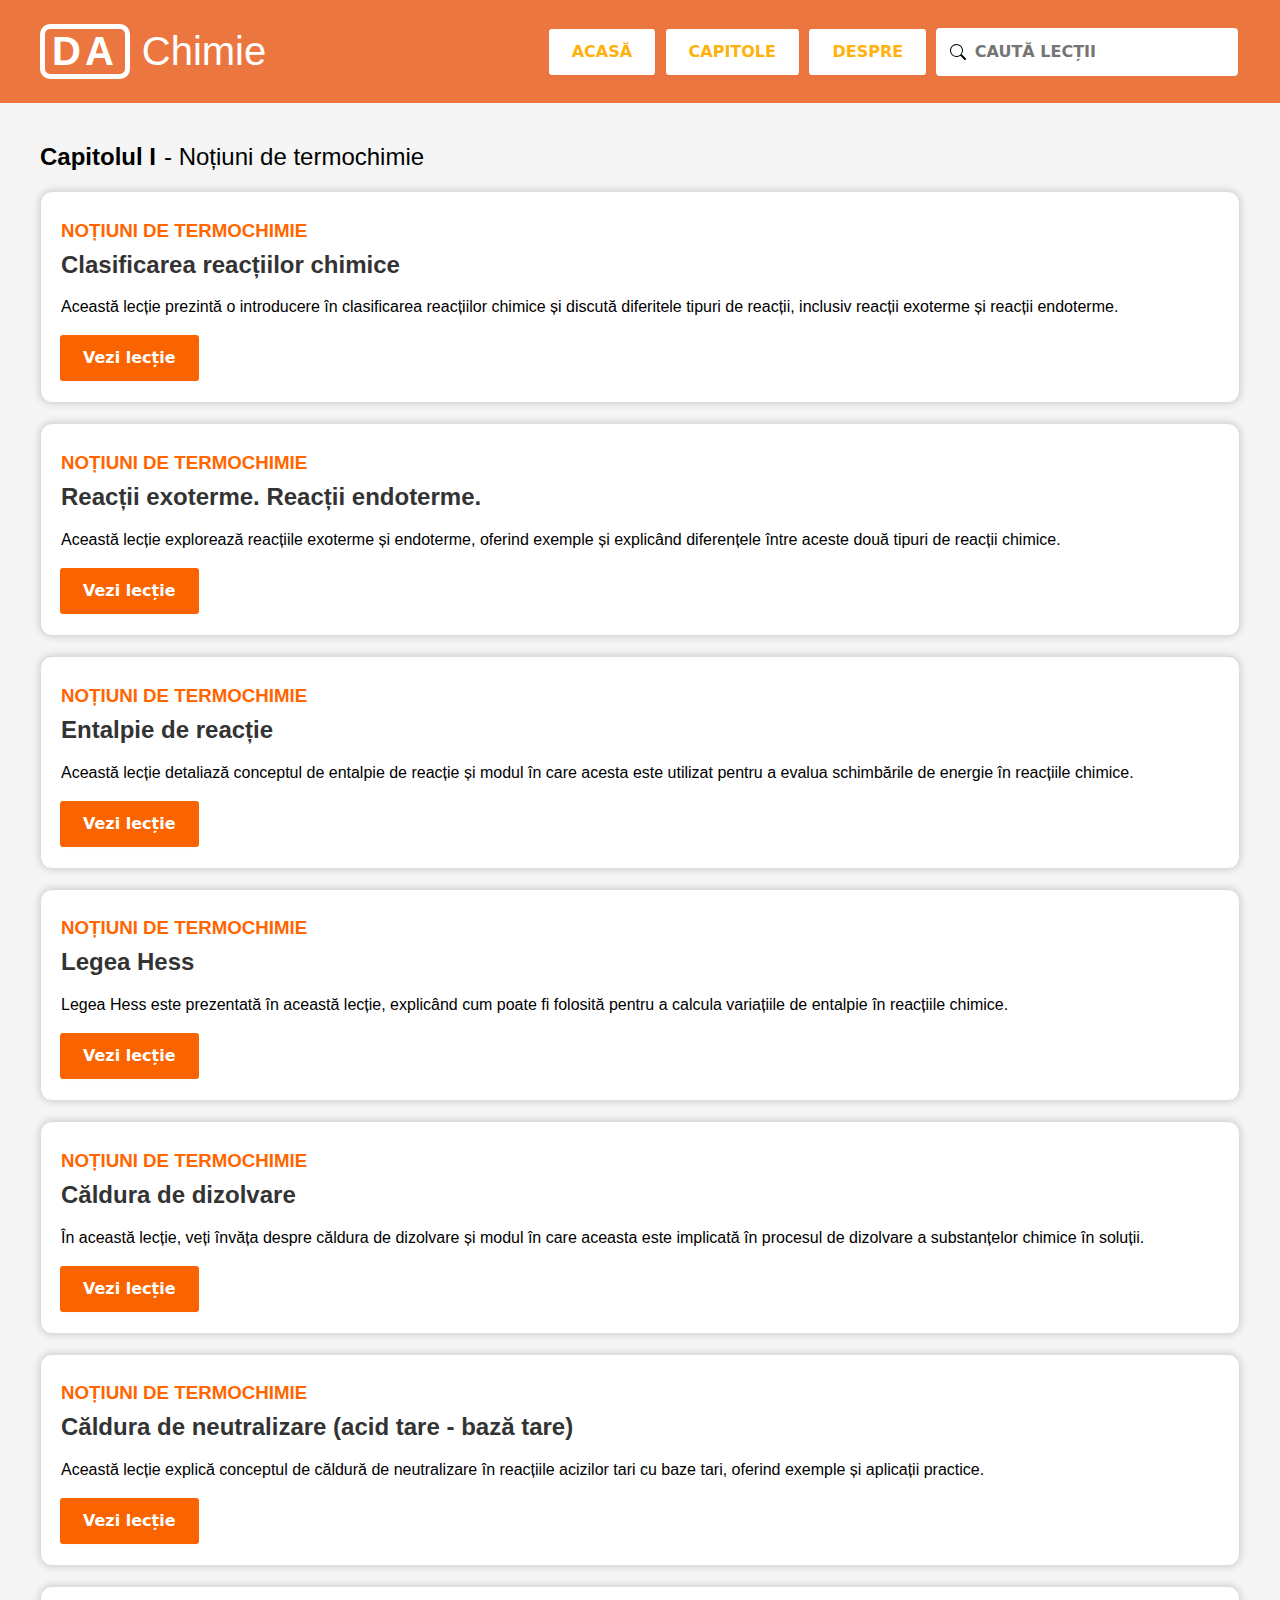
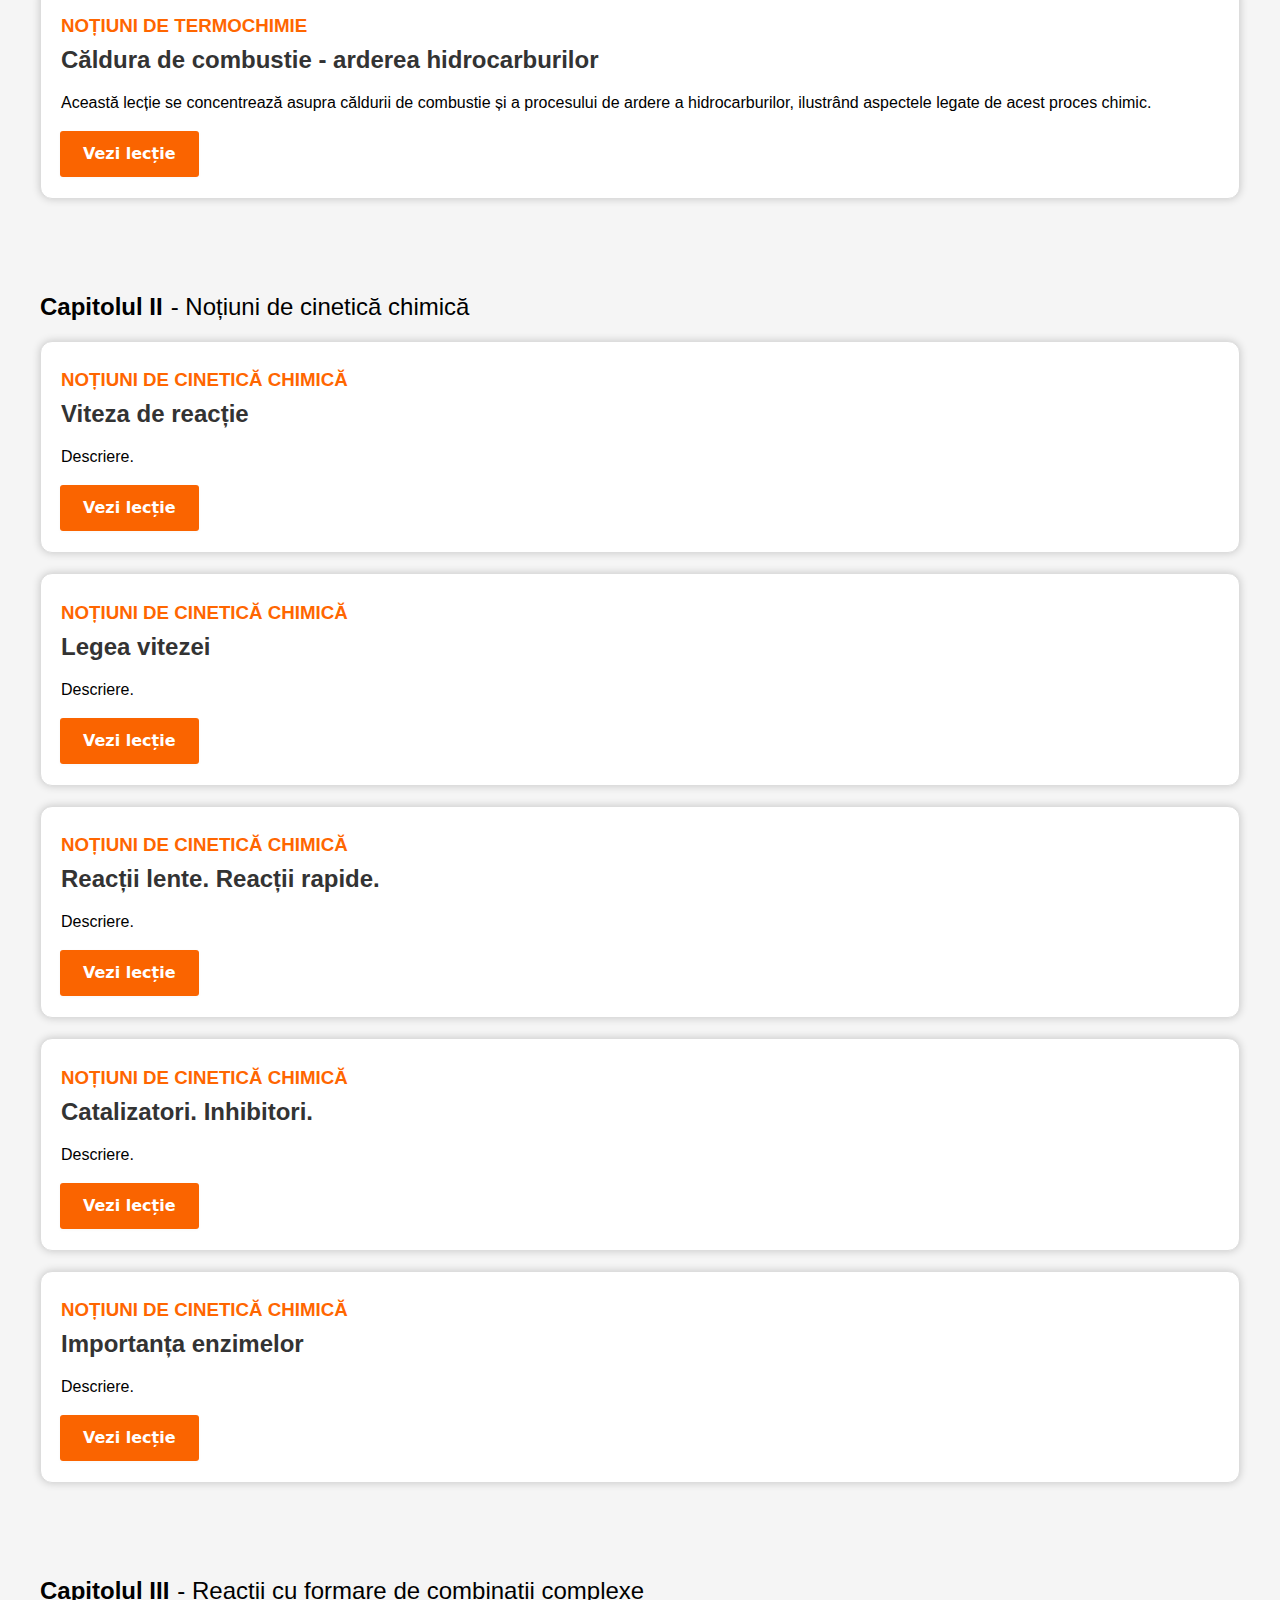
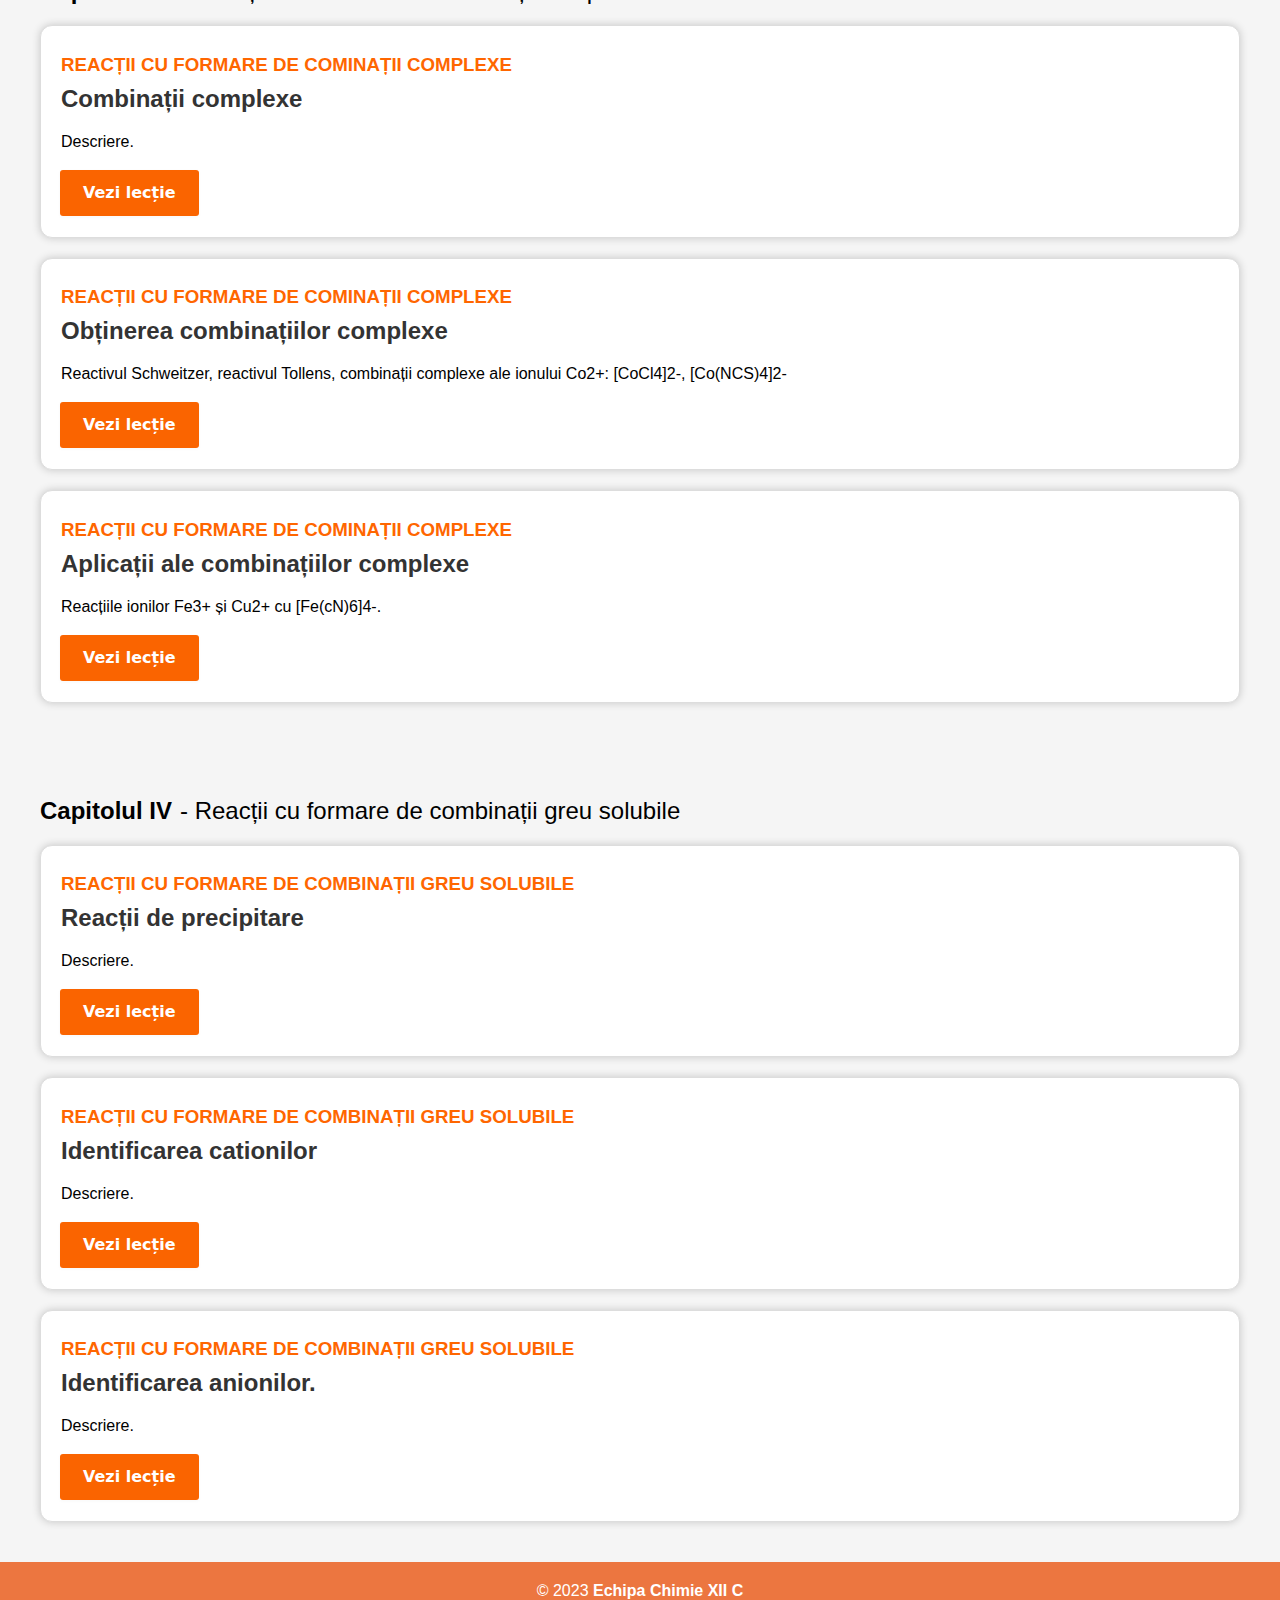
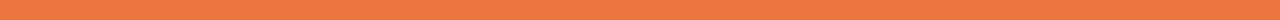
<file: lectii.html>
<!DOCTYPE html>
<html lang="ro">
<head>
    <meta charset="UTF-8">
    <meta name="viewport" content="width=device-width, initial-scale=1.0">
    <title>DA Chimie! - Lecții</title>
    <link rel="stylesheet" type="text/css" href="style.css">

    <script>
        function filterLessons() {
            var searchInput = document.getElementById("searchBar").value.toLowerCase().normalize("NFD").replace(/[\u0300-\u036f]/g, "");
            var lessonDivs = document.querySelectorAll(".lesson");
            
            lessonDivs.forEach(function(lesson) {
                var description = lesson.querySelector("p").textContent.toLowerCase().normalize("NFD").replace(/[\u0300-\u036f]/g, "");
                var h2 = lesson.querySelector("h2").textContent.toLowerCase().normalize("NFD").replace(/[\u0300-\u036f]/g, "");

                if (description.includes(searchInput) || h2.includes(searchInput)) {
                    lesson.style.display = "block";
                } else {
                    lesson.style.display = "none";
                }
            });
        }
    </script>
</head>

<body>
    <header>
        <div class="header-container">
            <h1 style="display: flex; align-items: baseline;">
                <a href="index.html">
                    <div class="tag">DA</div> Chimie
                    <div class="exclamation">!</div>
                </a>
            </h1>

            <nav>
                <a class="button-5 btn-chapter" href="index.html" role="button">Acasă</a>
                <a class="button-5 btn-chapter" href="capitole.html" role="button">Capitole</a>
                <a class="button-5 btn-chapter" html="despre.html" role="button">Despre</a>

                <input type="text" class="input-5 btn-chapter" id="searchBar" placeholder="Caută lecții" oninput="filterLessons()">
            </nav>
        </div>
    </header>
    <div class="container">
        <h2 id="capitol-1">Capitolul I <div class="slim">- Noțiuni de termochimie</div></h2>
        <div class="lesson">
            <h3>Noțiuni de termochimie</h3>
            <h2>Clasificarea reacțiilor chimice</h2>
            <p>Această lecție prezintă o introducere în clasificarea reacțiilor chimice și discută diferitele tipuri de reacții, inclusiv reacții exoterme și reacții endoterme.</p>
            <a class="button-5" href="lectii/lectie-clasificarea-reactiilor-chimice.html" role="button">Vezi lecție</a>
        </div>
        <div class="lesson">
            <h3>Noțiuni de termochimie</h3>
            <h2>Reacții exoterme. Reacții endoterme.</h2>
            <p>Această lecție explorează reacțiile exoterme și endoterme, oferind exemple și explicând diferențele între aceste două tipuri de reacții chimice.</p>
            
            <button class="button-5" role="button">Vezi lecție</button>
        </div>
        <div class="lesson">
            <h3>Noțiuni de termochimie</h3>
            <h2>Entalpie de reacție</h2>
            <p>Această lecție detaliază conceptul de entalpie de reacție și modul în care acesta este utilizat pentru a evalua schimbările de energie în reacțiile chimice.</p>
            
            <button class="button-5" role="button">Vezi lecție</button>
        </div>
        <div class="lesson">
            <h3>Noțiuni de termochimie</h3>
            <h2>Legea Hess</h2>
            <p>Legea Hess este prezentată în această lecție, explicând cum poate fi folosită pentru a calcula variațiile de entalpie în reacțiile chimice.</p>
            
            <button class="button-5" role="button">Vezi lecție</button>
        </div>
        <div class="lesson">
            <h3>Noțiuni de termochimie</h3>
            <h2>Căldura de dizolvare</h2>
            <p>În această lecție, veți învăța despre căldura de dizolvare și modul în care aceasta este implicată în procesul de dizolvare a substanțelor chimice în soluții.</p>
            
            <button class="button-5" role="button">Vezi lecție</button>
        </div>
        <div class="lesson">
            <h3>Noțiuni de termochimie</h3>
            <h2>Căldura de neutralizare (acid tare - bază tare)</h2>
            <p>Această lecție explică conceptul de căldură de neutralizare în reacțiile acizilor tari cu baze tari, oferind exemple și aplicații practice.</p>
            
            <button class="button-5" role="button">Vezi lecție</button>
        </div>
        <div class="lesson">
            <h3>Noțiuni de termochimie</h3>
            <h2>Căldura de combustie - arderea hidrocarburilor</h2>
            <p>Această lecție se concentrează asupra căldurii de combustie și a procesului de ardere a hidrocarburilor, ilustrând aspectele legate de acest proces chimic.</p>
            
            <button class="button-5" role="button">Vezi lecție</button>
        </div>

        <br><br><br>
        <h2 id="capitol-2">Capitolul II <div class="slim">- Noțiuni de cinetică chimică</div></h2>
        <div class="lesson">
            <h3>Noțiuni de cinetică chimică</h3>
            <h2>Viteza de reacție</h2>
            <p>Descriere.</p>
            <a class="button-5" href="lectii/lectie-viteza_de_reactie.html" role="button">Vezi lecție</a>
        </div>
        <div class="lesson">
            <h3>Noțiuni de cinetică chimică</h3>
            <h2>Legea vitezei</h2>
            <p>Descriere.</p>
            <a class="button-5" href="lectii/lectie-legea_vitezei_de_reactie.html" role="button">Vezi lecție</a>
        </div>
        <div class="lesson">
            <h3>Noțiuni de cinetică chimică</h3>
            <h2>Reacții lente. Reacții rapide.</h2>
            <p>Descriere.</p>
            
            <button class="button-5" role="button">Vezi lecție</button>
        </div>
        <div class="lesson">
            <h3>Noțiuni de cinetică chimică</h3>
            <h2>Catalizatori. Inhibitori.</h2>
            <p>Descriere.</p>
            
            <button class="button-5" role="button">Vezi lecție</button>
        </div>
        <div class="lesson">
            <h3>Noțiuni de cinetică chimică</h3>
            <h2>Importanța enzimelor</h2>
            <p>Descriere.</p>
            
            <button class="button-5" role="button">Vezi lecție</button>
        </div>

        <br><br><br>
        <h2 id="capitol-3">Capitolul III <div class="slim">- Reacții cu formare de combinații complexe</div></h2>
        <div class="lesson">
            <h3>Reacții cu formare de cominații complexe</h3>
            <h2>Combinații complexe</h2>
            <p>Descriere.</p>
            
            <button class="button-5" role="button">Vezi lecție</button>
        </div>
        <div class="lesson">
            <h3>Reacții cu formare de cominații complexe</h3>
            <h2>Obținerea combinațiilor complexe</h2>
            <p>Reactivul Schweitzer, reactivul Tollens, combinații complexe ale ionului Co2+: [CoCl4]2-,  [Co(NCS)4]2-</p>
            
            <button class="button-5" role="button">Vezi lecție</button>
        </div>
        <div class="lesson">
            <h3>Reacții cu formare de cominații complexe</h3>
            <h2>Aplicații ale combinațiilor complexe</h2>
            <p>Reacțiile ionilor Fe3+ și Cu2+ cu [Fe(cN)6]4-.</p>
            
            <button class="button-5" role="button">Vezi lecție</button>
        </div>

        <br><br><br>
        <h2 id="capitol-4">Capitolul IV <div class="slim">- Reacții cu formare de combinații greu solubile</div></h2>
        <div class="lesson">
            <h3>Reacții cu formare de combinații greu solubile</h3>
            <h2>Reacții de precipitare</h2>
            <p>Descriere.</p>
            
            <button class="button-5" role="button">Vezi lecție</button>
        </div>
        <div class="lesson">
            <h3>Reacții cu formare de combinații greu solubile</h3>
            <h2>Identificarea cationilor</h2>
            <p>Descriere.</p>
            
            <button class="button-5" role="button">Vezi lecție</button>
        </div>
        <div class="lesson">
            <h3>Reacții cu formare de combinații greu solubile</h3>
            <h2>Identificarea anionilor.</h2>
            <p>Descriere.</p>
            
            <button class="button-5" role="button">Vezi lecție</button>
        </div>
    </div>
    <footer>
        &copy; 2023 <b>Echipa Chimie XII C</b>
    </footer>
</body>
</html>
</file>
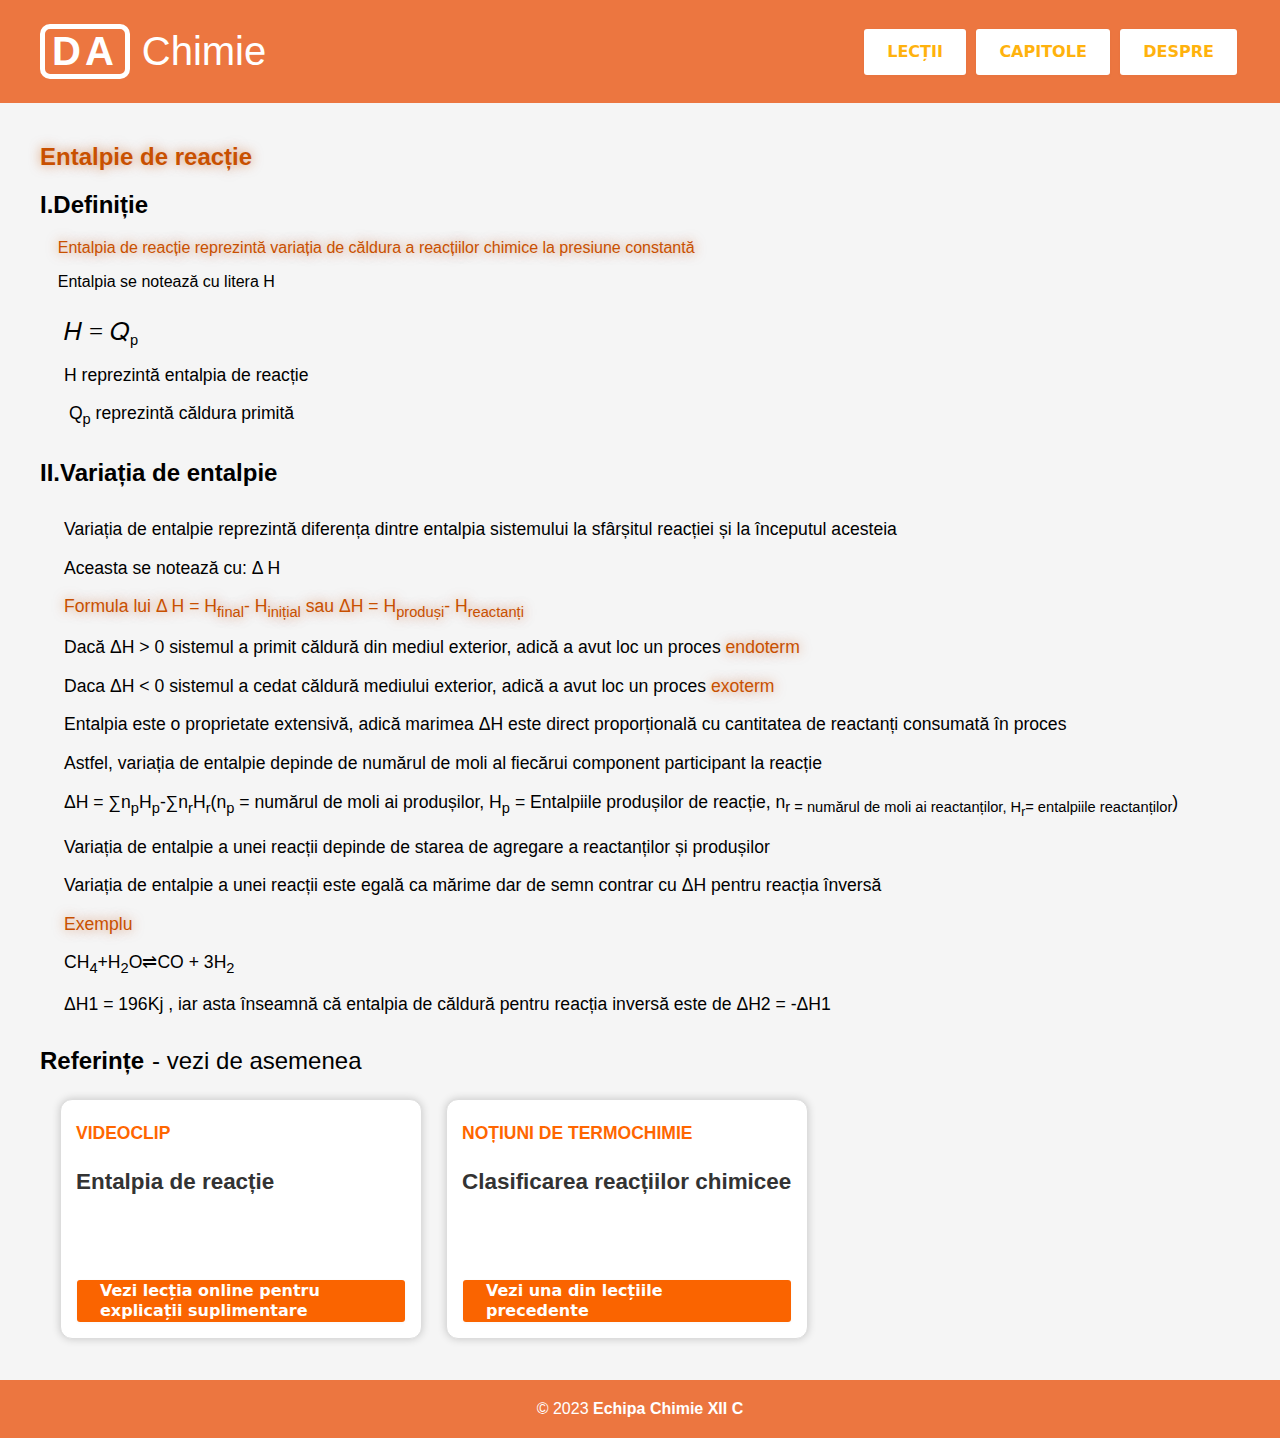
<file: lectii/Entalpie de reactie.html>
﻿<!DOCTYPE html>
<html lang="ro">
<head>
    <meta charset="UTF-8">
    <meta name="viewport" content="width=device-width, initial-scale=1.0">
    <title>DA Chimie! - Platformă de învățare</title>
    <link rel="stylesheet" type="text/css" href="../style.css">
</head>
<body>
    <header>
        <div class="header-container">
            <h1 style="display: flex; align-items: baseline;">
                <a href="index.html">
                    <div class="tag">DA</div> Chimie
                    <div class="exclamation">!</div>
                </a>
            </h1>

            <nav>
                <a class="button-5 btn-chapter" href="../lectii.html" role="button">Lecții</a>
                <a class="button-5 btn-chapter" href="../capitole.html" role="button">Capitole</a>
                <a class="button-5 btn-chapter" href="../despre.html" role="button">Despre</a>
            </nav>
        </div>
    </header>
    <div class="container">
        <h2><span class=" important"> Entalpie de reacție</span></h2>
        <h2>I.Definiție <div class="slim"></div></h2>
        <p>
            <span class="important">&nbsp &nbsp Entalpia de reacție reprezintă variația de căldura a reacțiilor chimice la presiune constantă</span>
        <p> &nbsp &nbsp Entalpia se notează cu litera H</p>
        <div class="center">
            <math>
                <mstyle>
                    <mrow class="MJX-TeXAtom-ORD">
                        <mi>H</mi>
                        <mo>=</mo>
                        <mi>Q</mi>
                        <sub>p</sub>
                        <p>H reprezintă entalpia de reacție</p>
                        <p>&nbspQ<sub>p</sub> reprezintă căldura primită</p>
                    </mrow>
                </mstyle>
            </math>

        </div>
        <h2>II.Variația de entalpie <div class="slim"></div></h2>
        <div class="center">
            <p>Variația de entalpie reprezintă diferența dintre entalpia sistemului la sfârșitul reacției și la începutul acesteia</p>
            <p>Aceasta se notează cu: &Delta; H</p>
            <span class="important">Formula lui &Delta; H = H<sub>final</sub>- H<sub>inițial</sub> sau &Delta;H = H<sub>produși</sub>- H<sub>reactanți</sub></span>
            <p>Dacă &Delta;H > 0 sistemul a primit căldură din mediul exterior, adică a avut loc un proces <span class="important">endoterm</span></p>
            <p>Daca &Delta;H < 0 sistemul a cedat căldură mediului exterior, adică a avut loc un proces <span class="important">exoterm</span></p>
            <p>Entalpia este o proprietate extensivă, adică marimea &Delta;H este direct proporțională cu cantitatea de reactanți consumată în proces</p>
            <p>Astfel, variația de entalpie depinde de numărul de moli al fiecărui component participant la reacție</p>
            <p>&Delta;H = &sum;n<sub>p</sub>H<sub>p</sub>-&sum;n<sub>r</sub>H<sub>r</sub>(n<sub>p</sub> = numărul de moli ai produșilor, H<sub>p</sub> = Entalpiile produșilor de reacție, n<sub>r = numărul de moli ai reactanților, H<sub>r</sub>= entalpiile reactanților</sub>)</p>
            <p>Variația de entalpie a unei reacții depinde de starea de agregare a reactanților și produșilor</p>
            <p>Variația de entalpie a unei reacții este egală ca mărime dar de semn contrar cu &Delta;H pentru reacția înversă</p>
            <span class="important">Exemplu</span>
            <p>CH<sub>4</sub>+H<sub>2</sub>O<mo>⇌</mo>CO + 3H<sub>2</sub></p>
            <p>&Delta;H1 = 196Kj , iar asta înseamnă că entalpia de căldură pentru reacția inversă este de &Delta;H2 = -&Delta;H1</p>
        </div>

        <h2>Referințe <div class="slim">- vezi de asemenea</div></h2>

        <div id="references" class="center">
            <div class="lesson">
                <h3>Videoclip</h3>
                <h2>Entalpia de reacție</h2>

                <a class="button-5" href="https://www.youtube.com/watch?v=BFCV95efrc4&ab_channel=Lec%C8%9BiiVirtuale" role="button">Vezi lecția online pentru explicații suplimentare</a>
            </div>
            <div class="lesson">
                <h3>Noțiuni de termochimie</h3>
                <h2>Clasificarea reacțiilor chimicee</h2>

                <a class="button-5" href="lectie-clasificarea-reactiilor-chimice.html" role="button">Vezi una din lecțiile precedente</a>
            </div>
        </div>
        </p>
    </div>
    <footer>
        &copy; 2023 <b>Echipa Chimie XII C</b>
    </footer>
</body>
</html>
</file>
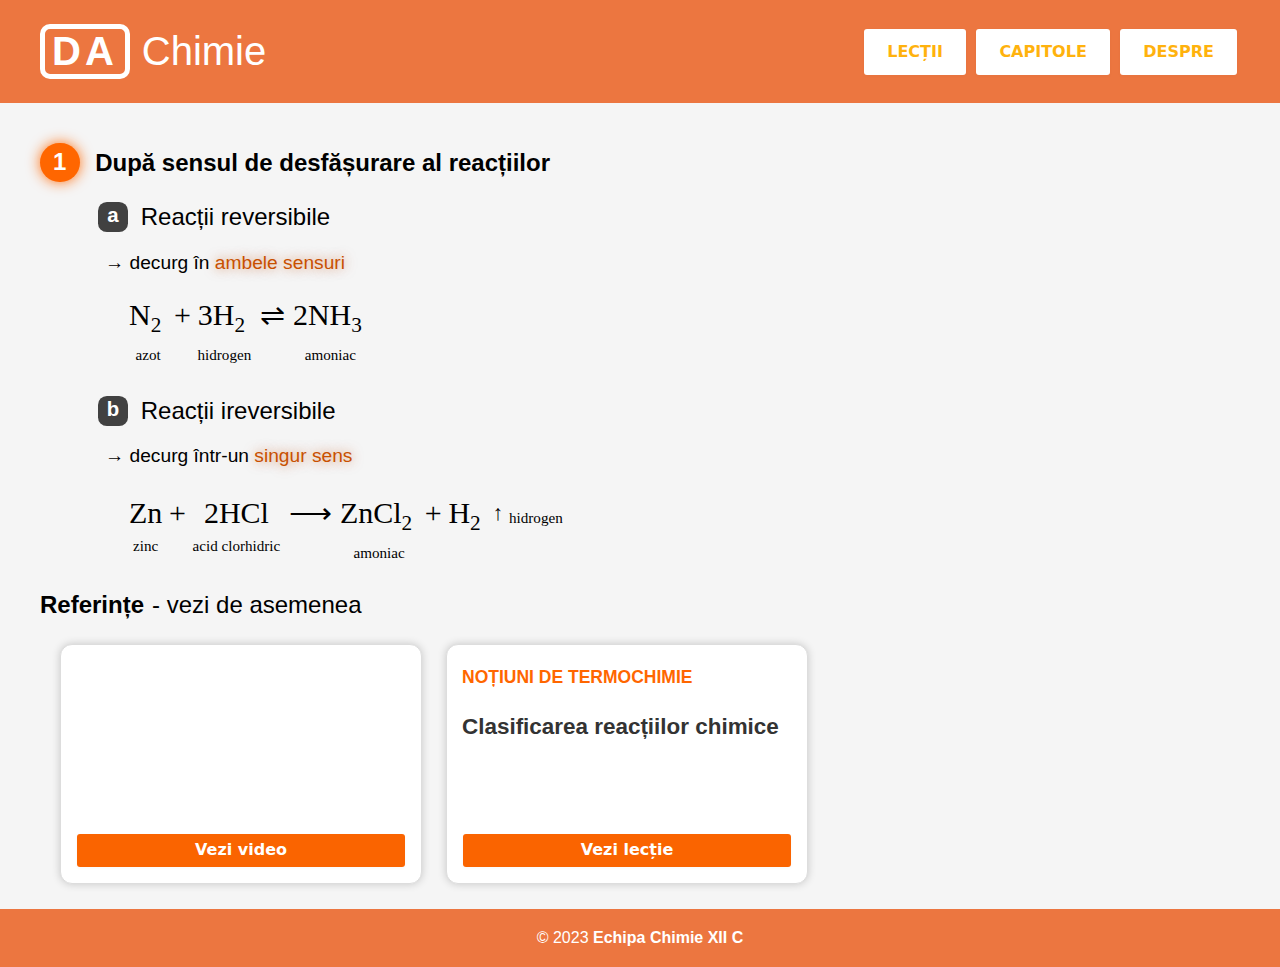
<file: lectii/lectie-clasificarea-reactiilor-chimice.html>
<!DOCTYPE html>
<html lang="ro">
<head>
    <meta charset="UTF-8">
    <meta name="viewport" content="width=device-width, initial-scale=1.0">
    <title>DA Chimie! - Platformă de învățare</title>
    <link rel="stylesheet" type="text/css" href="../style.css">
</head>
<body>
    <header>
        <div class="header-container">
            <h1 style="display: flex; align-items: baseline;">
                <a href="../index.html">
                    <div class="tag">DA</div> Chimie
                    <div class="exclamation">!</div>
                </a>
            </h1>

            <nav>
                <a class="button-5 btn-chapter" href="../lectii.html" role="button">Lecții</a>
                <a class="button-5 btn-chapter" href="../capitole.html" role="button">Capitole</a>
                <a class="button-5 btn-chapter" href="../despre.html" role="button">Despre</a>
            </nav>
        </div>
    </header>
    <div class="container">
        <h2><div class="number">1</div> După sensul de desfășurare al reacțiilor</h2>
        <h2><div class="point">a</div><div class="slim">Reacții reversibile</div></h2>
        
        <div class="body">
            <p>&rarr; decurg în <span class="important">ambele sensuri</span></p>

            <div class="center">
              <math xmlns="http://www.w3.org/1998/Math/MathML">
                <mstyle>
                  <mrow class="MJX-TeXAtom-ORD">
                    <munder>
                      <msub>
                        <mi mathvariant="normal">N</mi>
                        <mrow class="MJX-TeXAtom-ORD">
                          <mrow class="MJX-TeXAtom-ORD">
                            <mi mathvariant="normal">2</mi>
                          </mrow>
                        </mrow>
                      </msub>
                      <mpadded height="1.1em">
                        <mstyle>
                          <mtext mathvariant="italic" scriptlevel="2" voffset="1.5pt">azot</mtext>
                        </mstyle>
                      </mpadded>
                    </munder>
                    <mo>+</mo>
                    <munder>
                      <msub>
                        <mi mathvariant="normal">3H</mi>
                        <mrow class="MJX-TeXAtom-ORD">
                          <mrow class="MJX-TeXAtom-ORD">
                            <mi mathvariant="normal">2</mi>
                          </mrow>
                        </mrow>
                      </msub>
                      <mpadded height="1.1em">
                        <mstyle>
                          <mtext mathvariant="italic" scriptlevel="2" voffset="1.5pt">hidrogen</mtext>
                        </mstyle>
                      </mpadded>
                    </munder>
                    <mo>&Equilibrium;</mo>
                    <munder>
                      <msub>
                        <mi mathvariant="normal">2NH</mi>
                        <mrow class="MJX-TeXAtom-ORD">
                          <mrow class="MJX-TeXAtom-ORD">
                            <mi mathvariant="normal">3</mi>
                          </mrow>
                        </mrow>
                      </msub>
                      <mpadded height="1.1em">
                        <mstyle>
                          <mtext mathvariant="italic" scriptlevel="2" voffset="1.5pt">amoniac</mtext>
                        </mstyle>
                      </mpadded>
                    </munder>
                  </mrow>
                </mstyle>
              </math>
            </div>
          </div>
        
        <h2><div class="point">b</div><div class="slim">Reacții ireversibile</div></h2>
        <div class="body">
            <p>&rarr; decurg într-un <span class="important">singur sens</span></p>

            <div class="center">
              <math xmlns="http://www.w3.org/1998/Math/MathML">
                <mstyle>
                  <mrow class="MJX-TeXAtom-ORD">
                    <munder>
                      <msub>
                        <mi mathvariant="normal">Zn</mi>
                      </msub>
                      <mpadded height="1.1em">
                        <mstyle>
                          <mtext mathvariant="italic" scriptlevel="2" voffset="1.5pt">zinc</mtext>
                        </mstyle>
                      </mpadded>
                    </munder>
                    <mo>+</mo>
                    <munder>
                      <msub>
                        <mi mathvariant="normal">2HCl</mi>
                      </msub>
                      <mpadded height="1.1em">
                        <mstyle>
                          <mtext mathvariant="italic" scriptlevel="2" voffset="1.5pt">acid clorhidric</mtext>
                        </mstyle>
                      </mpadded>
                    </munder>
                    <mo>&LongRightArrow;</mo>
                    <munder>
                      <msub>
                        <mi mathvariant="normal">ZnCl</mi>
                        <mrow class="MJX-TeXAtom-ORD">
                          <mrow class="MJX-TeXAtom-ORD">
                            <mi mathvariant="normal">2</mi>
                          </mrow>
                        </mrow>
                      </msub>
                      <mpadded height="1.1em">
                        <mstyle>
                          <mtext mathvariant="italic" scriptlevel="2" voffset="1.5pt">amoniac</mtext>
                        </mstyle>
                      </mpadded>
                    </munder>
                    <mo>+</mo>
                    <munder>
                      <msub>
                        <mi mathvariant="normal">H</mi>
                        <mrow class="MJX-TeXAtom-ORD">
                          <mrow class="MJX-TeXAtom-ORD">
                            <mi mathvariant="normal">2</mi>
                          </mrow>
                        </mrow>
                      </msub>
                      <mo>&ShortUpArrow;</mo>
                      <mpadded height="1.1em">
                        <mstyle>
                          <mtext mathvariant="italic" scriptlevel="2" voffset="1.5pt">hidrogen</mtext>
                        </mstyle>
                      </mpadded>
                    </munder>
                  </mrow>
                </mstyle>
              </math>
            </div>
          </div>
            
          <h2>Referințe <div class="slim">- vezi de asemenea</div></h2>

          <div id="references" class="center">
              <div class="lesson">
                <iframe width="560" height="315" src="https://www.youtube.com/embed/qlWojgW3gBg?si=i3qhwW2UGbX14aFh" title="YouTube video player" frameborder="0" allow="accelerometer; autoplay; clipboard-write; encrypted-media; gyroscope; picture-in-picture; web-share" allowfullscreen></iframe>
                  
                  <a class="button-5" href="https://www.youtube.com/watch?v=qlWojgW3gBg?si=i3qhwW2UGbX14aFh" role="button">Vezi video</a>
              </div>
              <div class="lesson">
                  <h3>Noțiuni de termochimie</h3>
                  <h2>Clasificarea reacțiilor chimice</h2>
                  
                  <a class="button-5" href="lectie-clasificarea-reactiilor-chimice.html" role="button">Vezi lecție</a>
              </div>
          </div>
    </div>
    <footer>
        &copy; 2023 <b>Echipa Chimie XII C</b>
    </footer>
</body>
</html>
</file>
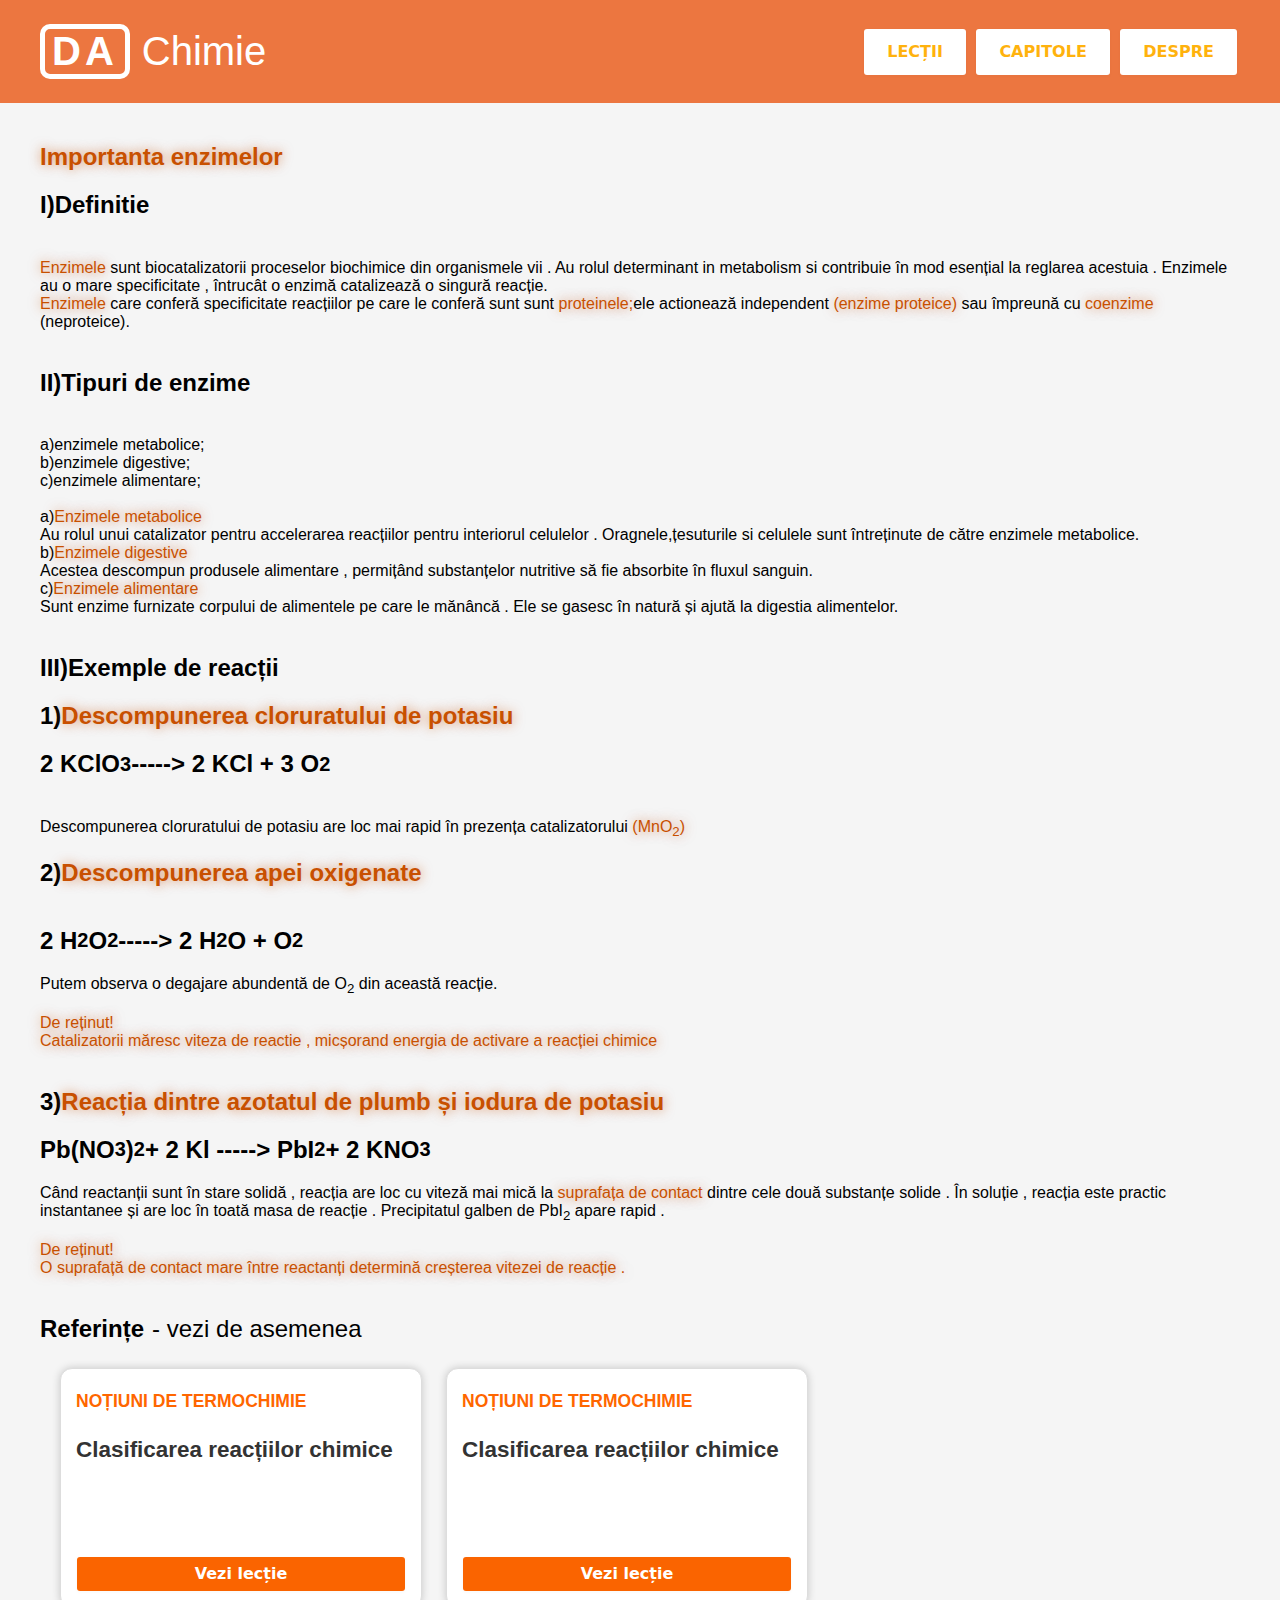
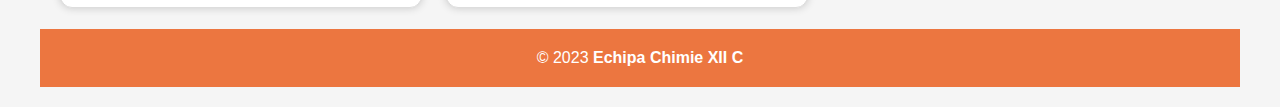
<file: lectii/lectie-importanta-enzimelor.html>
<!DOCTYPE html>
<html lang="ro">
<head>
    <meta charset="UTF-8">
    <meta name="viewport" content="width=device-width, initial-scale=1.0">
    <title>DA Chimie! - Platformă de învățare</title>
    <link rel="stylesheet" type="text/css" href="../style.css">
</head>
<body>
    <header>
        <div class="header-container">
            <h1 style="display: flex; align-items: baseline;">
                <a href="index.html">
                    <div class="tag">DA</div> Chimie
                    <div class="exclamation">!</div>
                </a>
            </h1>

            <nav>
                <a class="button-5 btn-chapter" href="../lectii.html" role="button">Lecții</a>
                <a class="button-5 btn-chapter" href="../capitole.html" role="button">Capitole</a>
                <a class="button-5 btn-chapter" href="../despre.html" role="button">Despre</a>
            </nav>
        </div>
    </header>
    <div class="container">
        <h2><span class="important">Importanta enzimelor</span><div class="slim"></div></h2>
        <p>
            <h2>I)Definitie<h2></h2><span class="important">Enzimele</span> sunt biocatalizatorii proceselor biochimice din organismele vii . Au rolul determinant in metabolism si contribuie în mod esențial la reglarea acestuia . Enzimele au o mare specificitate , întrucât o enzimă catalizează o singură reacție.<div>

            </div><span class="important">Enzimele</span> care conferă specificitate reacțiilor pe care le conferă sunt sunt <span class="important">proteinele;</span>ele actionează independent <span class="important">(enzime proteice)</span> sau împreună cu <span class="important">coenzime</span> (neproteice).<div><br>
            
            <h2>II)Tipuri de enzime<h2></h2>a)enzimele metabolice;<div></div>b)enzimele digestive;<div></div>c)enzimele alimentare;<div></div><br>
                        a)<span class="important">Enzimele metabolice</span><div></div>Au rolul unui catalizator pentru accelerarea reacțiilor pentru interiorul celulelor . Oragnele,țesuturile si celulele sunt întreținute de către enzimele metabolice.<div></div>
            b)<span class="important">Enzimele digestive</span><div></div>Acestea descompun produsele alimentare , permițând substanțelor nutritive să fie absorbite în fluxul sanguin.<div></div>
            c)<span class="important">Enzimele alimentare</span><div></div>Sunt enzime furnizate corpului de alimentele pe care le mănâncă . Ele se gasesc în natură și ajută la digestia alimentelor.<div></diiv><br>

            <h2>III)Exemple de reacții</h2>
            <h2>1) <span class="important">Descompunerea cloruratului de potasiu</span></h2>
              <h2>2 KClO<sub>3</sub> -----> 2 KCl + 3 O<sub>2</sub><h2></h2><div></div>
              Descompunerea cloruratului de potasiu are loc mai rapid în prezența catalizatorului <span class="important">(MnO<sub>2</sub>)</span><div></div>
            <h2>2) <span class="important">Descompunerea apei oxigenate</span><h2></h2>
              <h2>2 H<sub>2</sub>O<sub>2</sub> -----> 2 H<sub>2</sub>O + O<sub>2</sub></h2>
              Putem observa o degajare abundentă de O<sub>2</sub> din această reacție.<div></div><br>
              <span class="important">De reținut!<div>Catalizatorii măresc viteza de reactie , micșorand energia de activare a reacției chimice</div></span><br>
            <h2>3) <span class="important">Reacția dintre azotatul de plumb și iodura de potasiu </span></h2>
            <h2>Pb(NO<sub>3</sub>)<sub>2</sub> + 2 Kl -----> PbI<sub>2</sub>  + 2 KNO <sub>3</sub></h2>
            Când reactanții sunt în stare solidă , reacția are loc cu viteză mai mică la <span class="important">suprafața de contact</span> dintre cele două substanțe solide . În soluție , reacția este practic instantanee și are loc în toată masa de reacție . Precipitatul galben de PbI<sub>2</sub> apare rapid .<div></div><br>
            <span class="important">De reținut!<div>O suprafață de contact mare între reactanți determină creșterea vitezei de reacție .</div></span><br>


            

            
            
            <h2>Referințe <div class="slim">- vezi de asemenea</div></h2>

            <div id="references" class="center">
                <div class="lesson">
                    <h3>Noțiuni de termochimie</h3>
                    <h2>Clasificarea reacțiilor chimice</h2>
                    
                    <a class="button-5" href="lectie-clasificarea-reactiilor-chimice.html" role="button">Vezi lecție</a>
                </div>
                <div class="lesson">
                    <h3>Noțiuni de termochimie</h3>
                    <h2>Clasificarea reacțiilor chimice</h2>
                    
                    <a class="button-5" href="lectie-clasificarea-reactiilor-chimice.html" role="button">Vezi lecție</a>
                </div>
            </div>
        </p>
    </div>
    <footer>
        &copy; 2023 <b>Echipa Chimie XII C</b>
    </footer>
</body>
</html>
</file>
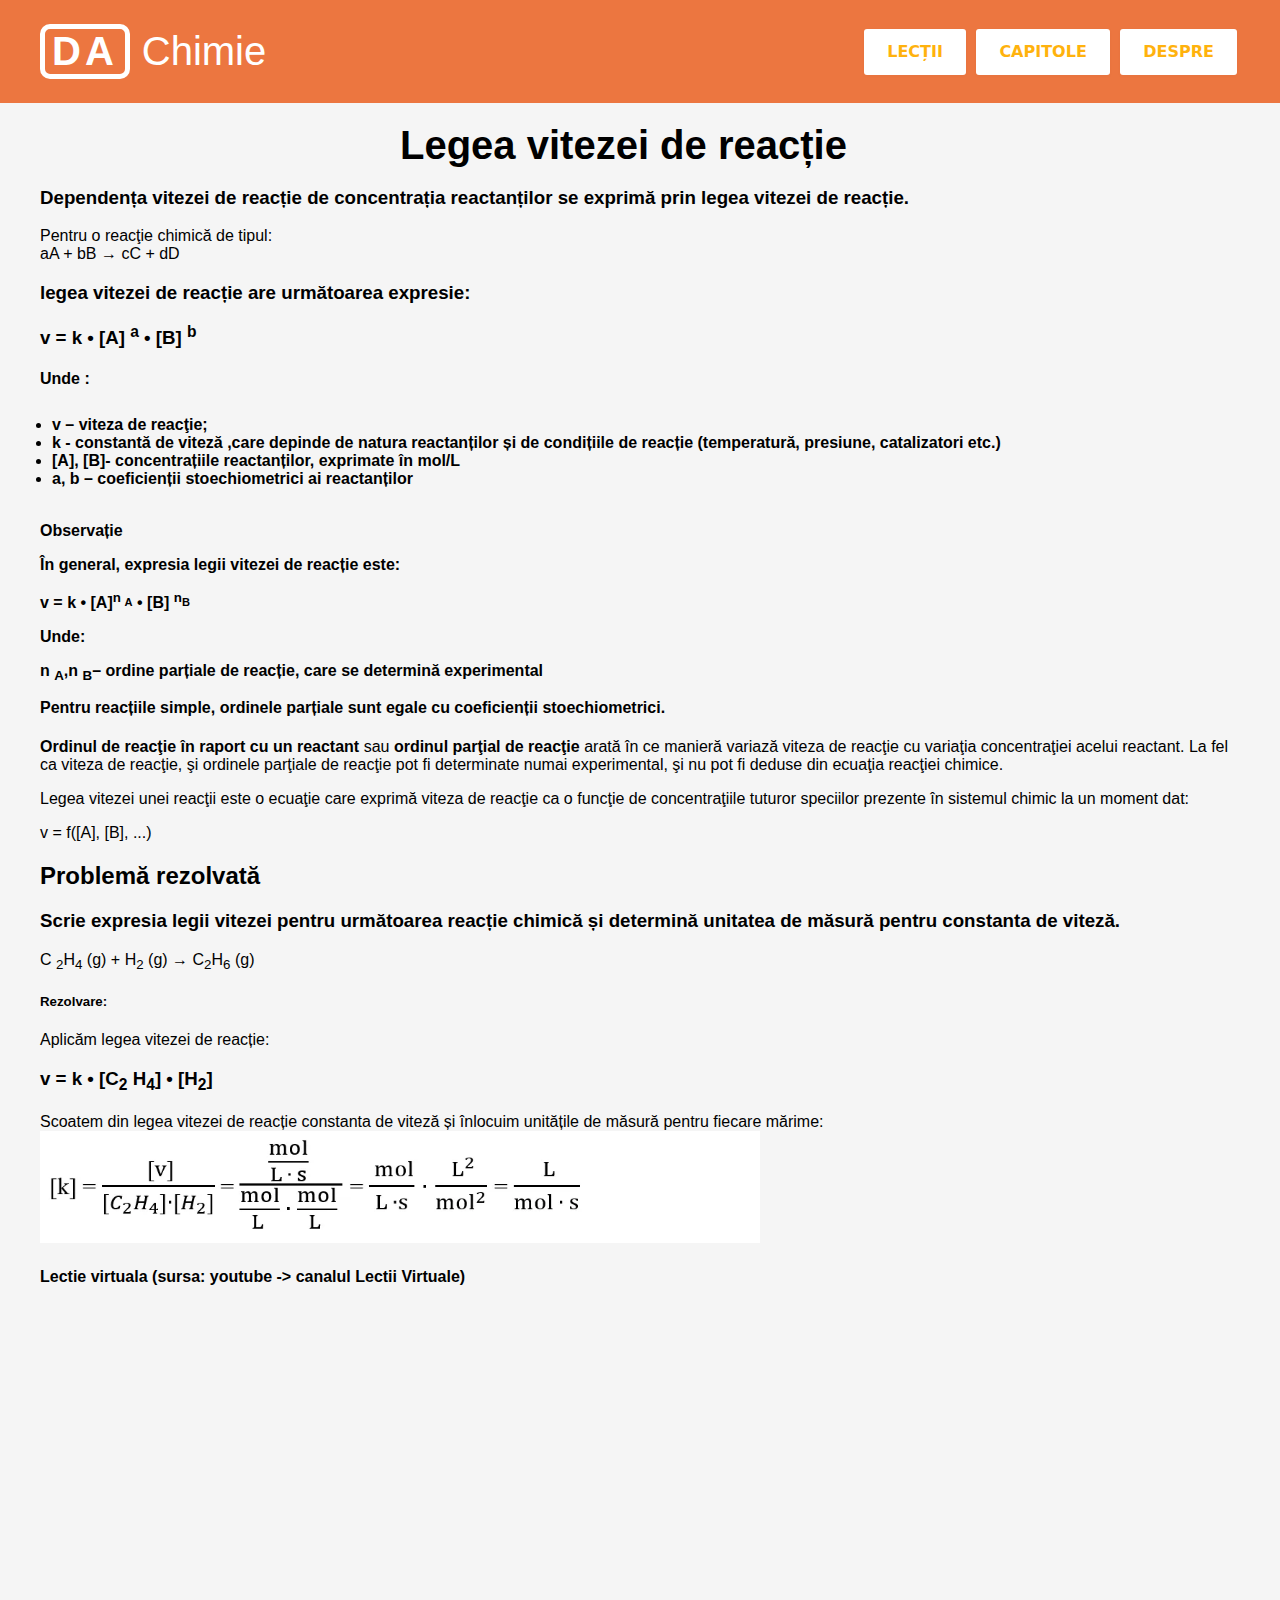
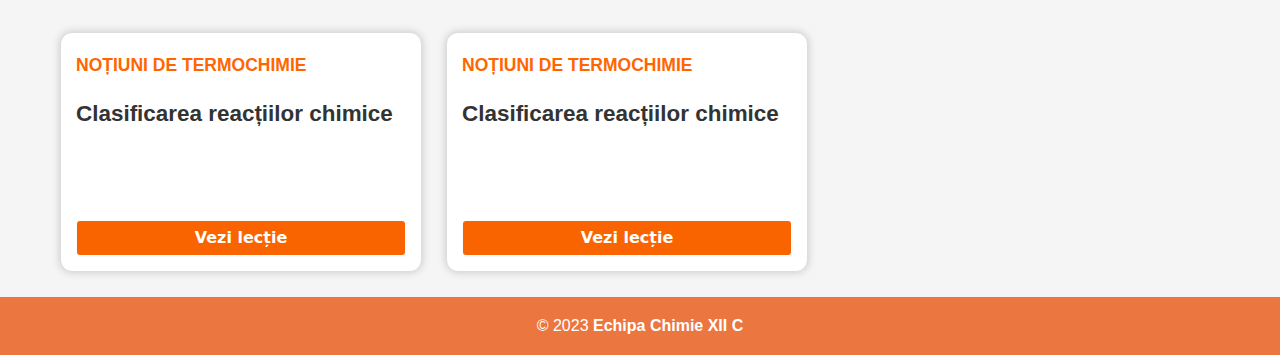
<file: lectii/lectie-legea_vitezei_de_reactie.html>
<!DOCTYPE html>
<html lang="ro">
<head>
    <meta charset="UTF-8">
    <meta name="viewport" content="width=device-width, initial-scale=1.0">
    <title>DA Chimie! - Platformă de învățare</title>
    <link rel="stylesheet" type="text/css" href="../style.css">
</head>
<body>
    <header>
        <div class="header-container">
            <h1 style="display: flex; align-items: baseline;">
                <a href="index.html">
                    <div class="tag">DA</div> Chimie
                    <div class="exclamation">!</div>
                </a>
            </h1>

            <nav>
                <a class="button-5 btn-chapter" href="../lectii.html" role="button">Lecții</a>
                <a class="button-5 btn-chapter" href="../capitole.html" role="button">Capitole</a>
                <a class="button-5 btn-chapter" href="../despre.html" role="button">Despre</a>
            </nav>
        </div>
    </header>

    <div class="container">
        <h1 style="position: relative; left: 30%;">Legea vitezei de reacție</h1>
        <div>
            <h3>
                Dependența vitezei de reacție de concentrația reactanților se exprimă prin legea vitezei de reacție.
            </h3>
        <p>Pentru o reacţie chimică de tipul: <br> aA + bB → cC + dD</p>
         <h3>legea vitezei de reacție are următoarea expresie:</h3>
           <h3>v = k &#x2022; [A] <sup>a</sup> &#x2022; [B] <sup>b</sup></h3>
           <h4>Unde : 
            <ul>
                <li>
                    v – viteza de reacţie;
                </li>
                <li>
                    k - constantă de viteză ,care depinde de natura reactanților și de condițiile de reacție (temperatură, presiune, catalizatori etc.)
                </li>
                <li>
                    [A], [B]- concentrațiile reactanților, exprimate în mol/L
                </li>
                <li>a, b – coeficienții stoechiometrici ai reactanților
                </li>

            </ul>
           </h4>
           <h4>
            <p>
                Observație
            </p>  
            <p>În general, expresia legii vitezei de reacție este:
                <p>v = k &#x2022; [A]<sup>n <sub>A</sub></sup> &#x2022; [B] <sup>n<sub>B</sub></sup></p>
                </p>
                Unde:
                <p>n <sub>A</sub>,n <sub>B</sub>– ordine parțiale de reacție, care se determină experimental</p>
                Pentru reacțiile simple, ordinele parțiale sunt egale cu coeficienții stoechiometrici.
        </h4>
        <p><strong>Ordinul de reacţie în raport cu un reactant</strong><span> sau </span><strong>ordinul parţial de reacţie </strong><span>arată în ce manieră variază viteza de reacţie cu variaţia concentraţiei acelui reactant. La fel ca viteza de reacţie, şi ordinele parţiale de reacţie pot fi determinate numai experimental, şi nu pot fi deduse din ecuaţia reacţiei chimice.</span></p>
        <p>Legea vitezei unei reacţii este o ecuaţie care exprimă viteza de reacţie ca o funcţie de concentraţiile tuturor speciilor prezente în sistemul chimic la un moment dat:</p>
        <p>v = f([A], [B], ...)</p>
        <h2>Problemă rezolvată</h2>
        <h3>Scrie expresia legii vitezei pentru următoarea reacție chimică și determină unitatea de măsură pentru constanta de viteză.</h3>
        <p>C <sub>2</sub>H<sub>4</sub> (g) + H<sub>2</sub> (g) → C<sub>2</sub>H<sub>6</sub> (g)</p>
        <h5>Rezolvare:</h5>
        <span>Aplicăm legea vitezei de reacție:
            <h3>v = k &#x2022; [C<sub>2</sub> H<sub>4</sub>] &#x2022; [H<sub>2</sub>]</h3>
        </span>
        <span>Scoatem din legea vitezei de reacție constanta de viteză și înlocuim unitățile de măsură pentru fiecare mărime:
            <img src="./img/rez_prob_leg_reactie.webp" alt="soso" style="width: 60%; height: 30%;">
        </span>
        <h4>Lectie virtuala (sursa: youtube -> canalul Lectii Virtuale)
        </h4>
        <iframe width="560" height="315" src="https://www.youtube.com/embed/2Pl5QOQX84k?si=-Jf1P7IuoxCUwh1S" title="YouTube video player" frameborder="0" allow="accelerometer; autoplay; clipboard-write; encrypted-media; gyroscope; picture-in-picture; web-share" allowfullscreen></iframe>


            <div id="references" class="center">
                <div class="lesson">
                    <h3>Noțiuni de termochimie</h3>
                    <h2>Clasificarea reacțiilor chimice</h2>
                    
                    <a class="button-5" href="lectie-clasificarea-reactiilor-chimice.html" role="button">Vezi lecție</a>
                </div>
                <div class="lesson">
                    <h3>Noțiuni de termochimie</h3>
                    <h2>Clasificarea reacțiilor chimice</h2>
                    
                    <a class="button-5" href="lectie-clasificarea-reactiilor-chimice.html" role="button">Vezi lecție</a>
                </div>
            </div>
        </div>
    </div>
    <footer>
        &copy; 2023 <b>Echipa Chimie XII C</b>
    </footer>
</body>
</html>
</file>
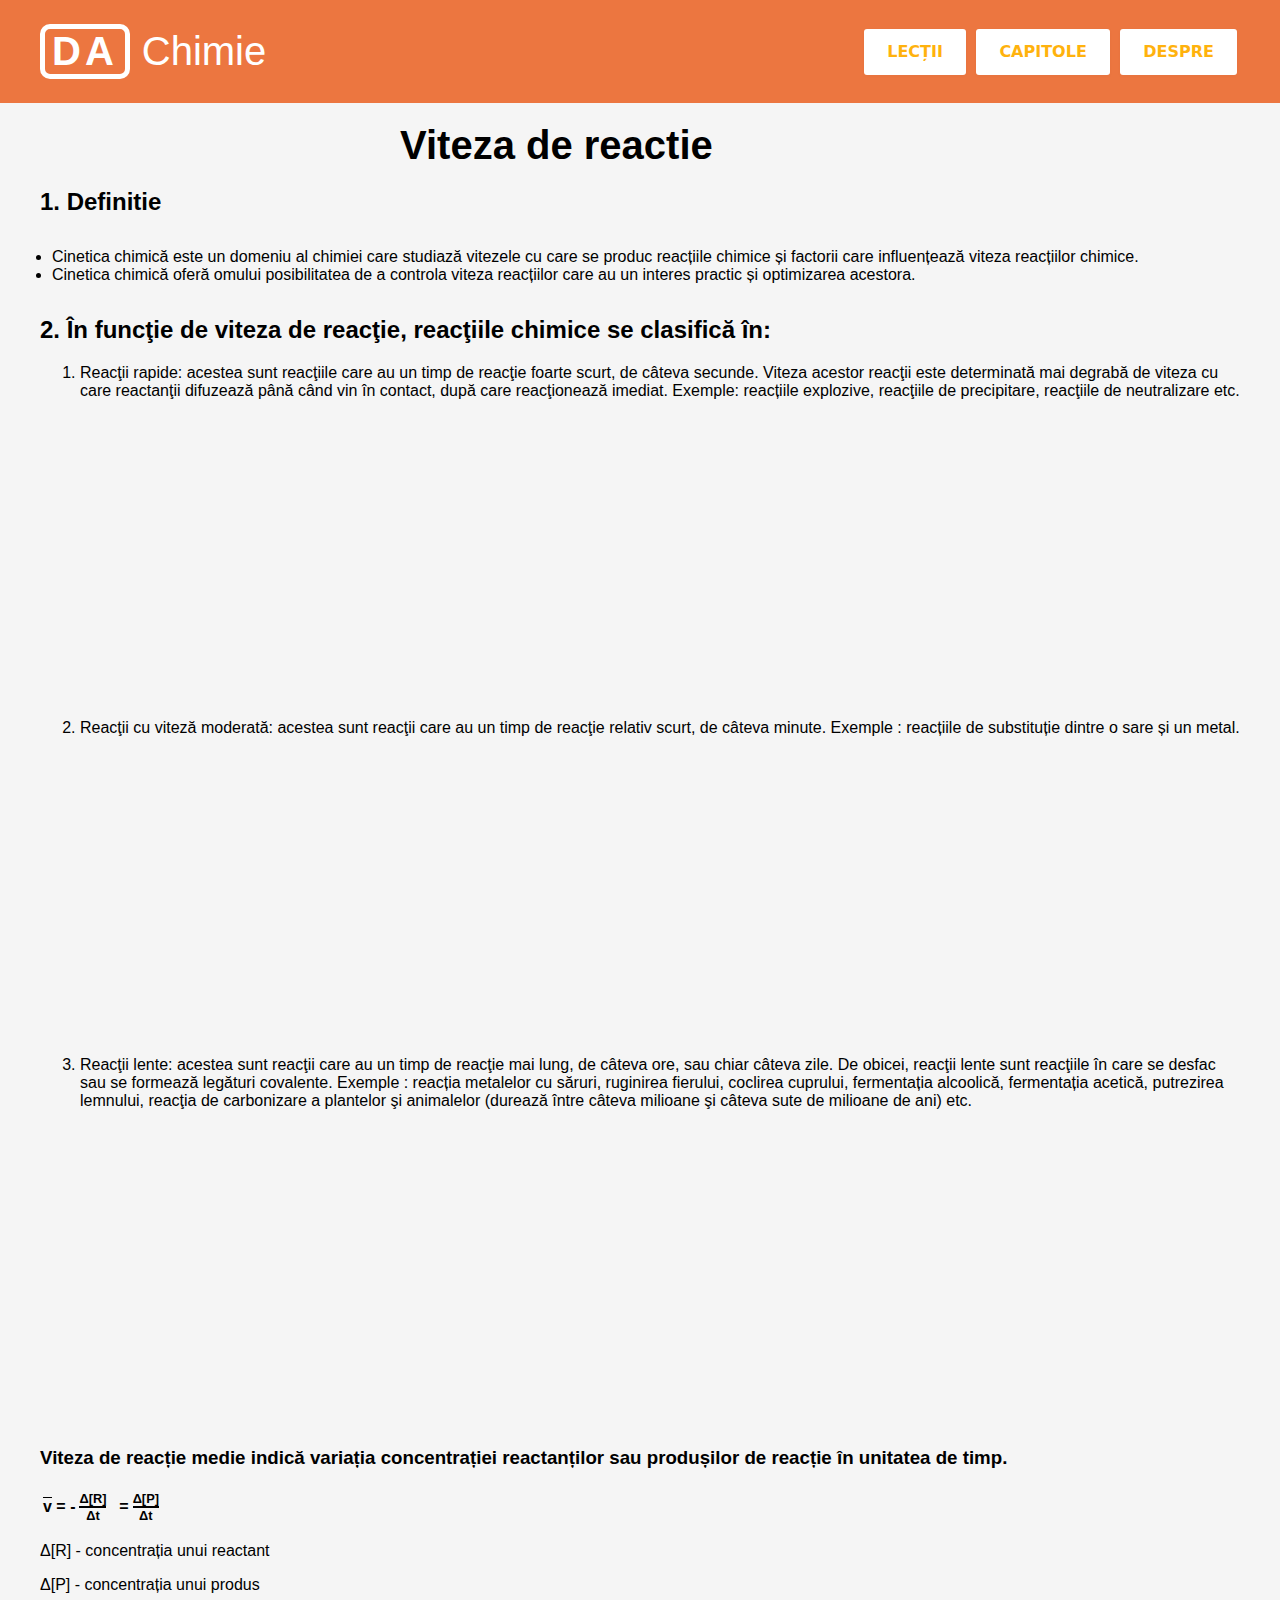
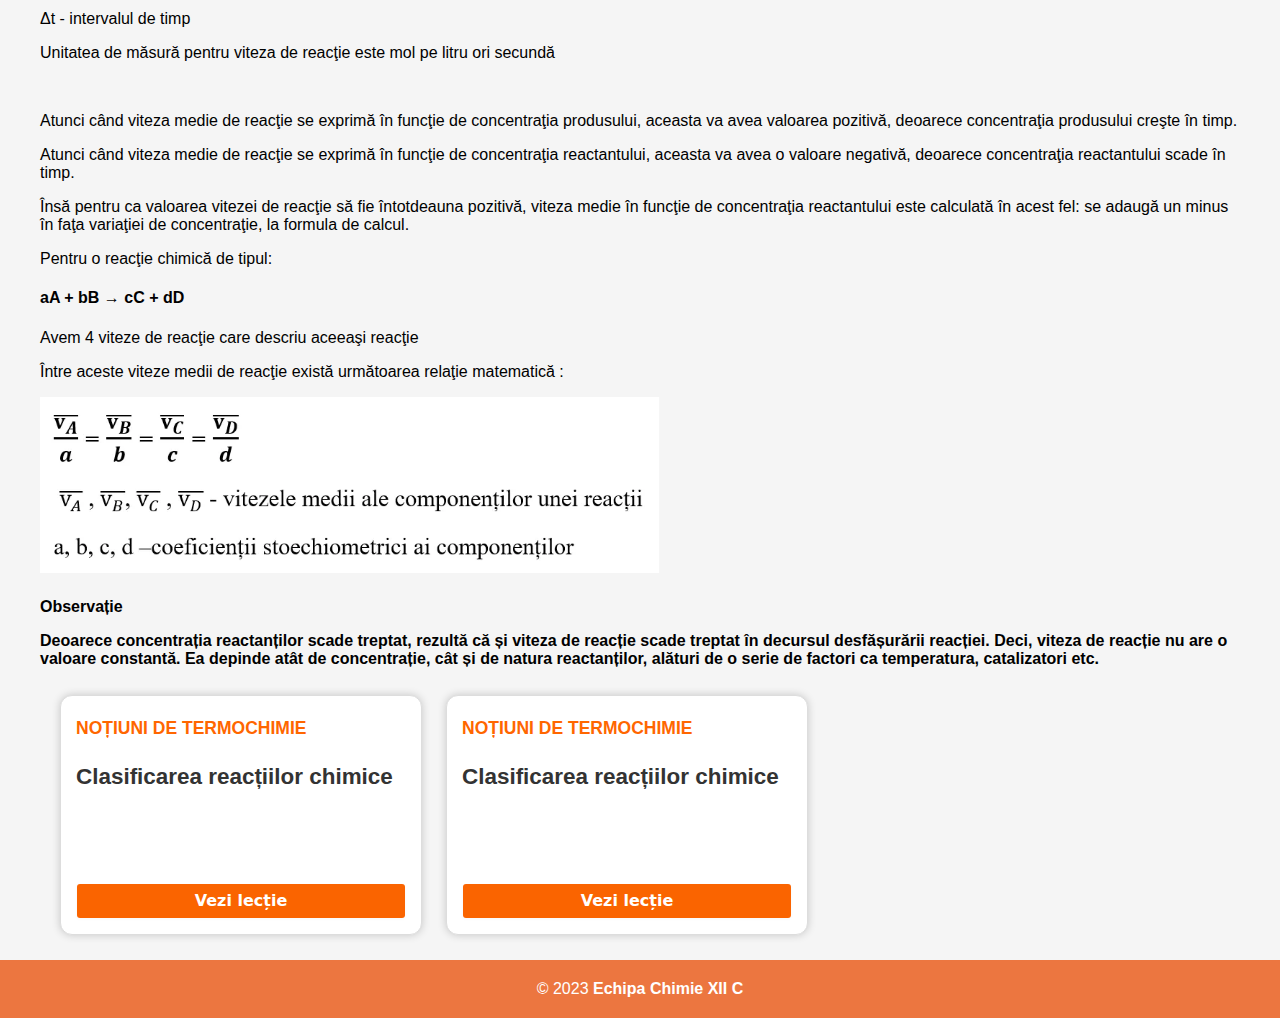
<file: lectii/lectie-viteza_de_reactie.html>
<!DOCTYPE html>
<html lang="ro">
<head>
    <meta charset="UTF-8">
    <meta name="viewport" content="width=device-width, initial-scale=1.0">
    <title>DA Chimie! - Platformă de învățare</title>
    <link rel="stylesheet" type="text/css" href="../style.css">
    <style>
        table {
      font-size: 16px;
    }
     
    div.num {
      border-bottom:1px solid;
      text-align:center;
      font-size: 0.8em;
    }
     
    div.denom {
      font-size: 0.8em;
      border-top: 1px solid;
      text-align: center;
    }
    span.putBar {
  border-top: 1px solid black;
    }
      </style>
</head>
<body>
    <header>
        <div class="header-container">
            <h1 style="display: flex; align-items: baseline;">
                <a href="index.html">
                    <div class="tag">DA</div> Chimie
                    <div class="exclamation">!</div>
                </a>
            </h1>

            <nav>
                <a class="button-5 btn-chapter" href="../lectii.html" role="button">Lecții</a>
                <a class="button-5 btn-chapter" href="../capitole.html" role="button">Capitole</a>
                <a class="button-5 btn-chapter" href="../despre.html" role="button">Despre</a>
            </nav>
        </div>
    </header>
    <div class="container">
        <h1 style="position: relative; left: 30%;">Viteza de reactie</h1>
        <h2> 1. Definitie</h2>
        <div>
            <ul>
                <li>
                    Cinetica chimică este un domeniu al chimiei care studiază vitezele cu care se produc reacțiile chimice și factorii care influențează viteza reacțiilor chimice.
                </li>
                <li>
                    Cinetica chimică oferă omului posibilitatea de a controla viteza reacțiilor care au un interes practic și optimizarea acestora.
                </li>
            </ul>
            
            <h2>2. În funcţie de viteza de reacţie, reacţiile chimice se clasifică în: </h2>
            <ol>
                <li>
                    Reacţii rapide: acestea sunt reacţiile care au un timp de reacţie foarte scurt, de câteva secunde. Viteza acestor reacţii este determinată mai degrabă de viteza cu 
                    care reactanţii difuzează până când vin în contact, după care reacţionează imediat. Exemple: reacțiile explozive, reacţiile de precipitare, reacţiile de neutralizare etc.
                    <iframe title="https://www.youtube.com/embed/11wa49-wGlo" width="560" height="315" data-src="https://www.youtube.com/embed/11wa49-wGlo" frameborder="0" allow="accelerometer; autoplay; encrypted-media; gyroscope; picture-in-picture" allowfullscreen="" src="https://www.youtube.com/embed/11wa49-wGlo" data-loaded="true"></iframe>
                </li>
                <li>
                    Reacţii cu viteză moderată: acestea sunt reacţii care au un timp de reacţie relativ scurt, de câteva minute. Exemple : reacțiile de substituție dintre o sare și un metal.
                    <iframe title="https://www.youtube.com/embed/cZ2m5KUCtMQ" width="560" height="315" data-src="https://www.youtube.com/embed/cZ2m5KUCtMQ" frameborder="0" allow="accelerometer; autoplay; encrypted-media; gyroscope; picture-in-picture" allowfullscreen="" src="https://www.youtube.com/embed/cZ2m5KUCtMQ" data-loaded="true"></iframe>
                </li>
                <li>
                    Reacţii lente: acestea sunt reacţii care au un timp de reacţie mai lung, de câteva ore, sau chiar câteva zile. De obicei, reacţii lente sunt reacţiile în care se desfac sau 
                    se formează legături covalente. Exemple : reacția metalelor cu săruri, ruginirea fierului, coclirea cuprului, fermentația alcoolică, fermentația acetică, putrezirea lemnului, 
                    reacţia de carbonizare a plantelor şi animalelor (durează între câteva milioane şi câteva sute de milioane de ani) etc.
                    <iframe title="https://www.youtube.com/embed/Dw92FZAvbFQ" width="560" height="315" data-src="https://www.youtube.com/embed/Dw92FZAvbFQ" frameborder="0" allow="accelerometer; autoplay; encrypted-media; gyroscope; picture-in-picture" allowfullscreen="" src="https://www.youtube.com/embed/Dw92FZAvbFQ" data-loaded="true"></iframe>
                </li>
            </ol>
           <h3>
            Viteza de reacție medie indică variația concentrației reactanților sau produșilor de reacție în unitatea de timp.
           </h3>
           <h1>
               <table>
                   <tr><td><span class="putBar">v</span> = -</td>
                    <td>
                       <div class="num">&Delta;[R]</div>
                       <div class="denom">&Delta;t</div>
   
                     </td><td>&nbsp; = </td>
                       <td>
                       <div class="num">&Delta;[P]</div>
                       <div class="denom">&Delta;t</div>
                     </td>
                   </tr>
                   </table>
           </h1>
                <p>&Delta;[R] - concentrația unui reactant</p>
                <p>&Delta;[P] - concentrația unui produs</p>
                <p>&Delta;t - intervalul de timp</p>
                <p>Unitatea de măsură pentru viteza de reacţie este mol pe litru ori secundă</p>
            <br>
           <p>Atunci când viteza medie de reacţie se exprimă în funcţie de concentraţia produsului, aceasta va avea valoarea pozitivă, deoarece concentraţia produsului creşte în timp.</p>
           <p>Atunci când viteza medie de reacţie se exprimă în funcţie de concentraţia reactantului, aceasta va avea o valoare negativă, deoarece concentraţia reactantului scade în timp.</p>
           <p>Însă pentru ca valoarea vitezei de reacţie să fie întotdeauna pozitivă, viteza medie în funcţie de concentraţia reactantului este calculată în acest fel: se adaugă un minus în faţa variaţiei de concentraţie, la formula de calcul.</p>
           <p>Pentru o reacţie chimică de tipul:
            <h4>
                aA + bB → cC + dD
                </h4>
                <p>Avem 4 viteze de reacţie care descriu aceeaşi reacţie</p>
                <p>Între aceste viteze medii de reacţie există următoarea relaţie matematică :</p>
                <img src="./img/reactie.webp" alt="sos" style="width: 60%; height: 30%;">
           </p>
        <h4>
            <p>
                Observație
            </p>  
            <p>Deoarece concentrația reactanților scade treptat, rezultă că și viteza de reacție scade treptat în 
                decursul desfășurării reacției. Deci, viteza de reacție nu are o valoare constantă. Ea depinde atât de 
                concentrație, cât și de natura reactanților, alături de o serie de factori ca temperatura, catalizatori etc.
            </p>

        </h4>

            <div id="references" class="center">
                <div class="lesson">
                    <h3>Noțiuni de termochimie</h3>
                    <h2>Clasificarea reacțiilor chimice</h2>
                    
                    <a class="button-5" href="lectie-clasificarea-reactiilor-chimice.html" role="button">Vezi lecție</a>
                </div>
                <div class="lesson">
                    <h3>Noțiuni de termochimie</h3>
                    <h2>Clasificarea reacțiilor chimice</h2>
                    
                    <a class="button-5" href="lectie-clasificarea-reactiilor-chimice.html" role="button">Vezi lecție</a>
                </div>
            </div>
        </div>
    </div>
    <footer>
        &copy; 2023 <b>Echipa Chimie XII C</b>
    </footer>
</body>
</html>
</file>
<file: style.css>
* {
    font-variant-numeric: lining-nums;
}

html {
    height: 100%;
}

body {
    font-family: Raleway, sans-serif;
    background-color: #f5f5f5;
    margin: 0;
    padding: 0;
    min-height: 100%;
}

header {
    background-color: #ec7640;
    color: #fff;
    text-align: center;
    padding: 20px;
    display: flex;
    align-items: center;
}

.header-container {
    width: 100%;
    max-width: 1200px;
    display: flex;
    place-content: space-between;
    margin: 0 auto;
    align-items: center;
}

h1 {
    font-size: 2.5rem;
    margin: 0;
}

ul {
    padding: 12px !important;
}

nav a {
    text-decoration: none;
    color: #333;
    font-weight: bold;
}

.container {
    max-width: 1200px;
    margin: 0 auto;
    padding: 20px;
}

.lesson {
    background-color: #fff;
    border: 1px solid #ddd;
    padding: 20px;
    margin: 20px 0;
    border-radius: 12px;
    box-shadow: 0 0 8px #00000030;
    transition: 0.2s;
    user-select: none;
    cursor: default;
}

.tag {
    border-radius: 10px;
    padding: 0 7px;
    border: solid 5px white;
    margin: 4px 12px 4px 0;
    letter-spacing: 4px;
    font-weight: 800;
}

h1 a {
    font-weight: 100;

    transition: all 0.25s;
}

h1 a:hover {
    filter: drop-shadow(0 0 0.5rem #ffffff);
}

.lesson:hover {
    background-color: #eee;
    scale: 1.01;
}

.lesson h3 {
    color: #ff6600;
    line-height: 0px;
    text-transform: uppercase;
}

.lesson h2 {
    color: #333;
}

.lesson p {
    margin: 0;
}

footer {
    background-color: #ec7640;
    color: #fff;
    text-align: center;
    padding: 20px 10px;
    bottom: 0;
}

.button-5, .input-5 {
    align-items: center;
    background-clip: padding-box;
    background-color: #fa6400;
    border: 1px solid transparent;
    border-radius: .25rem;
    box-shadow: rgba(0, 0, 0, 0.02) 0 1px 3px 0;
    box-sizing: border-box;
    color: #fff;
    cursor: pointer;
    display: inline-flex;
    font-family: system-ui,-apple-system,system-ui,"Helvetica Neue",Helvetica,Arial,sans-serif;
    font-size: 16px;
    font-weight: 600;
    justify-content: center;
    line-height: 1.25;
    margin: 0;
    min-height: 3rem;
    padding: calc(.875rem - 1px) calc(1.5rem - 1px);
    position: relative;
    text-decoration: none;
    transition: all 250ms;
    user-select: none;
    -webkit-user-select: none;
    touch-action: manipulation;
    vertical-align: baseline;
    width: auto;
    margin: 18px -2px 0 -2px;
    outline: none;
}

.input-5 {
    padding: calc(.875rem - 1px) calc(2.45rem - 1px);
    background: transparent url("data:image/svg+xml,%3Csvg xmlns='http://www.w3.org/2000/svg' width='16' height='16' class='bi bi-search' viewBox='0 0 16 16'%3E%3Cpath d='M11.742 10.344a6.5 6.5 0 1 0-1.397 1.398h-.001c.03.04.062.078.098.115l3.85 3.85a1 1 0 0 0 1.415-1.414l-3.85-3.85a1.007 1.007 0 0 0-.115-.1zM12 6.5a5.5 5.5 0 1 1-11 0 5.5 5.5 0 0 1 11 0z'%3E%3C/path%3E%3C/svg%3E") no-repeat 13px center;
}

.input-5:focus {
    animation: bounce 0.3s infinite alternate;
}

@keyframes bounce {
    0% {
        background-position-y: 17px;
    }
    100% {
        background-position-y: 14px;
    }
}

.button-5:hover,
.button-5:focus {
    background-color: #fb8332;
    box-shadow: rgba(0, 0, 0, 0.1) 0 4px 12px;
}

.input-5:focus {
    box-shadow: rgba(0, 0, 0, 0.3) 0 4px 12px;
}

.button-5:hover {
    transform: translateY(-1px);
}

.button-5:active {
    background-color: #c85000;
    box-shadow: rgba(0, 0, 0, .06) 0 2px 4px;
    transform: translateY(0);
}

.slim {
    font-weight: 300;
    margin: 0 8px;
}

h2 {
    display: flex;
    align-items: center;
}

.exclamation {
    rotate: 12deg; margin: 0 7px; scale: 1.6;
    font-family: 'Courier New', Courier, monospace;
    translate: -6px -2px;
    display: none;
}

.btn-chapter {
    background-color: #ffffff;
    color: #ffb20d;
    text-transform: uppercase;
    margin: 0 2px;
}

.btn-chapter:hover,
.btn-chapter:focus
{
    background-color: #ececec;
}

.btn-chapter:active {
    background-color: #d7d7d7;
}

a {
    all: inherit;
    cursor: pointer;
}

.center {
    display: block;
    font-size: 1.1em;

    margin-top: 32px;
    margin-bottom: 32px;

    margin-left: 24px;
    margin-right: 24px;
}

math {
    font-size: 1.42em;
}

span.important {
    color: #c85000;
    text-shadow: 0 0 12px #c85000a0;
}

#references {
    display: flex;
    column-gap: 24px;
    margin: -15px 20px;
    height: 280px;
}

#references .lesson {
    width: 330px;
    font-size: 0.85em;
    padding: 15px;
    display: flex;
    flex-direction: column;
}

#references .lesson a {
    width: 100%;
    min-height: 2.2rem;
    padding-top: 1px;
    padding-bottom: 1px;
    margin-top: 4px;
    bottom: 0;
    align-self: flex-end;
    margin: auto 0 0 0;
}

#references .lesson:hover {
    scale: 1.02;
}

#references .lesson:hover a {
    scale: 1.035;
}

.number {
    width: 1.35em;
    height: 1.35em;
    user-select: none;
    padding: 0.2em 0.15em 0.1em 0.15em;
    background: #ff6600;
    box-shadow: 0 0 14px #ff6600ee;
    color: white;
    border-radius: 50%;
    text-align: center;
    margin-right: 0.65em;
}

.point {
    width: 1.15em;
    height: 1.15em;
    font-size: 0.85em;
    user-select: none;
    padding: 0.1em 0.15em 0.2em 0.15em;
    background: #414141;
    color: white;
    border-radius: 30%;
    text-align: center;
    margin-left: 2.85em;
    margin-right: 0.25em;
}

.lesson iframe {
    width: 100%;
    height: 165px;
    border-radius: 4px;
}

.spacing {
    width: 1.35em;
    padding: 0.2em 0.15em 0.1em 0.15em;
    margin-right: 0.65em;
}

.body {
    font-size: 1.2em;
    margin-left: 65px;
}
</file>
